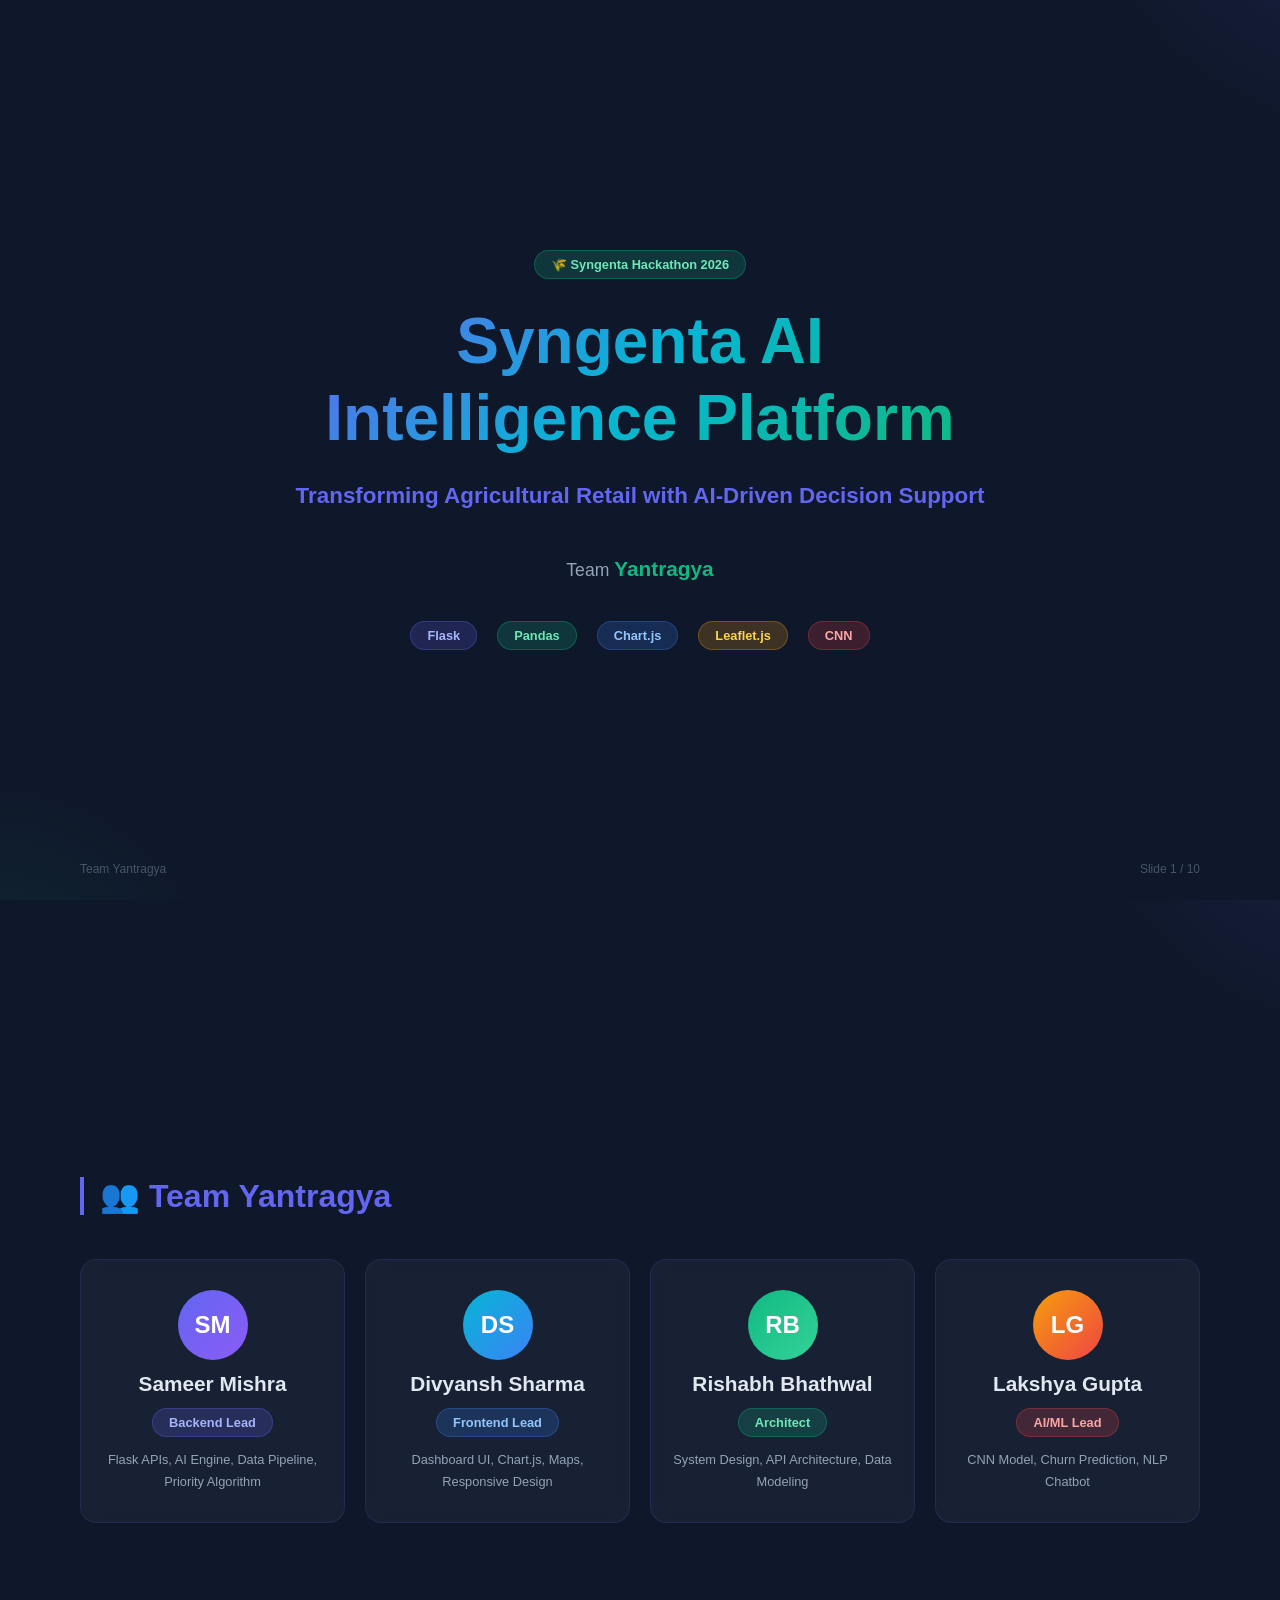
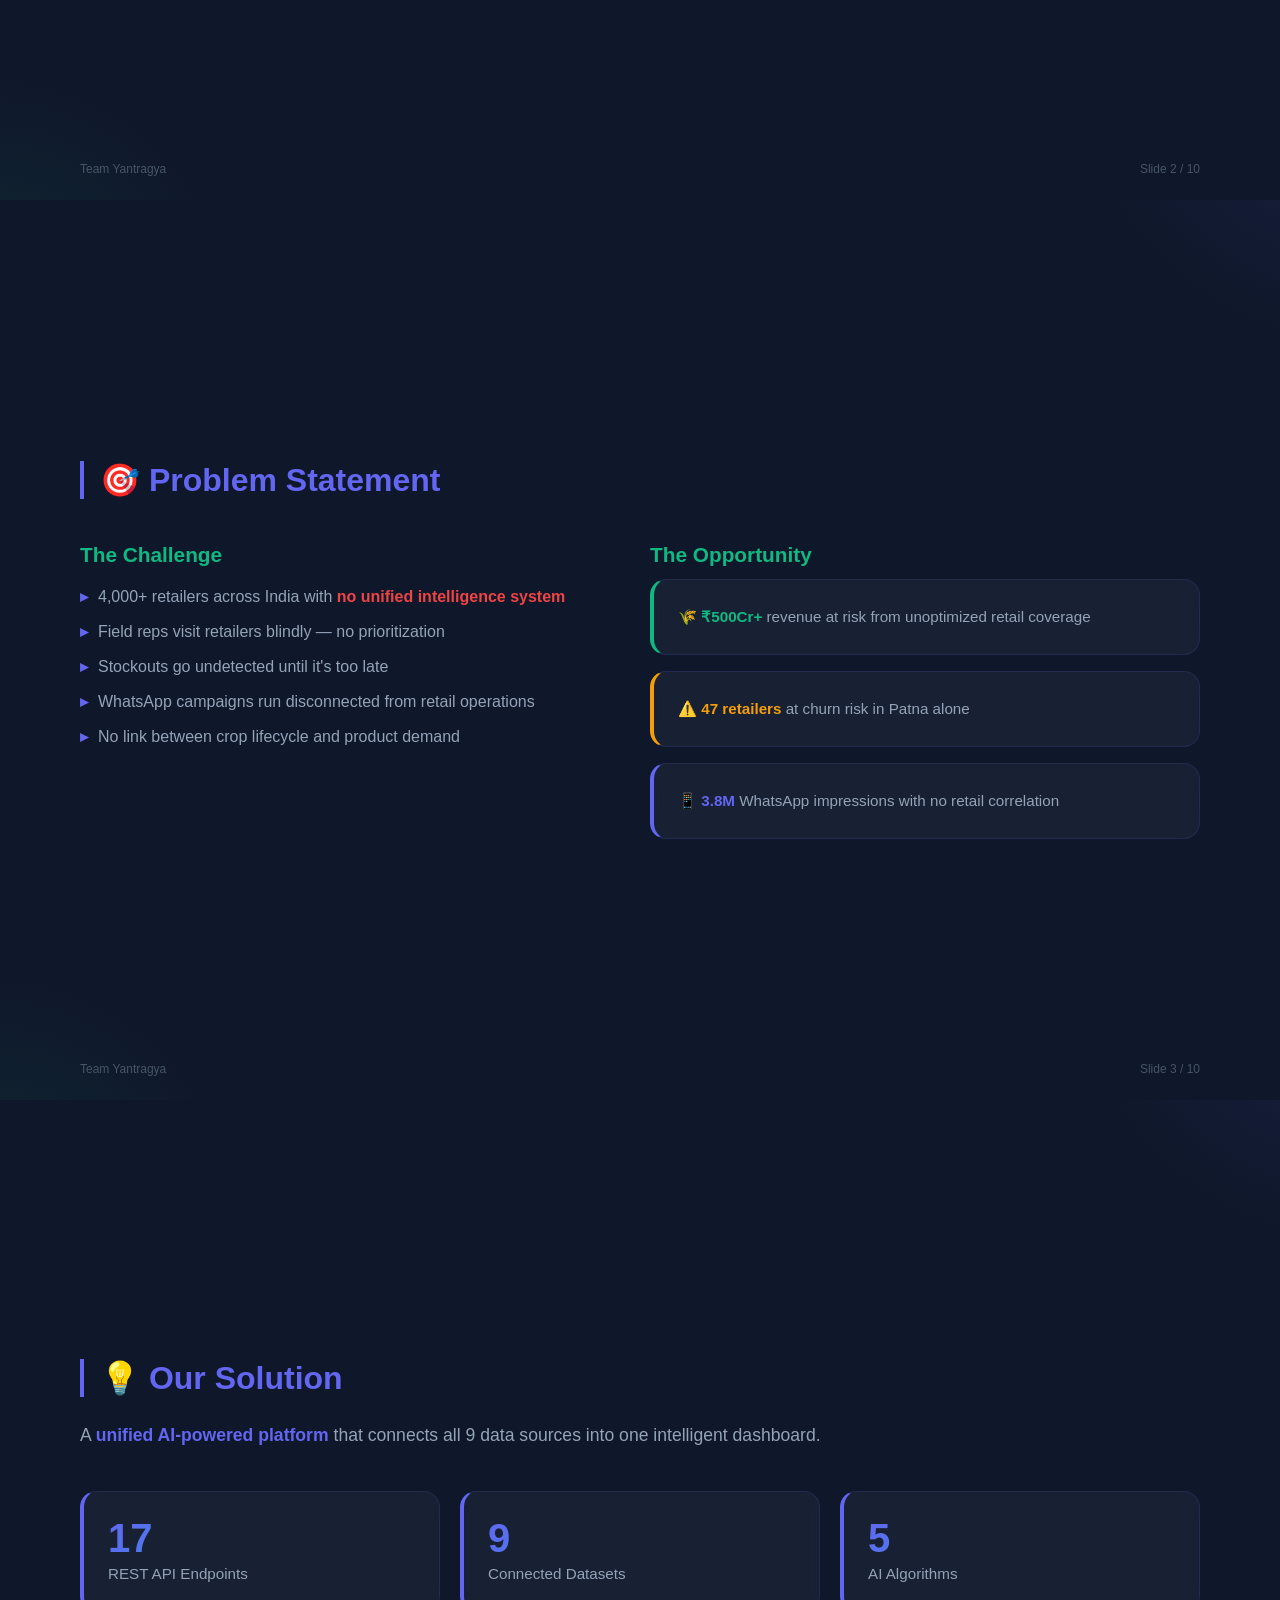
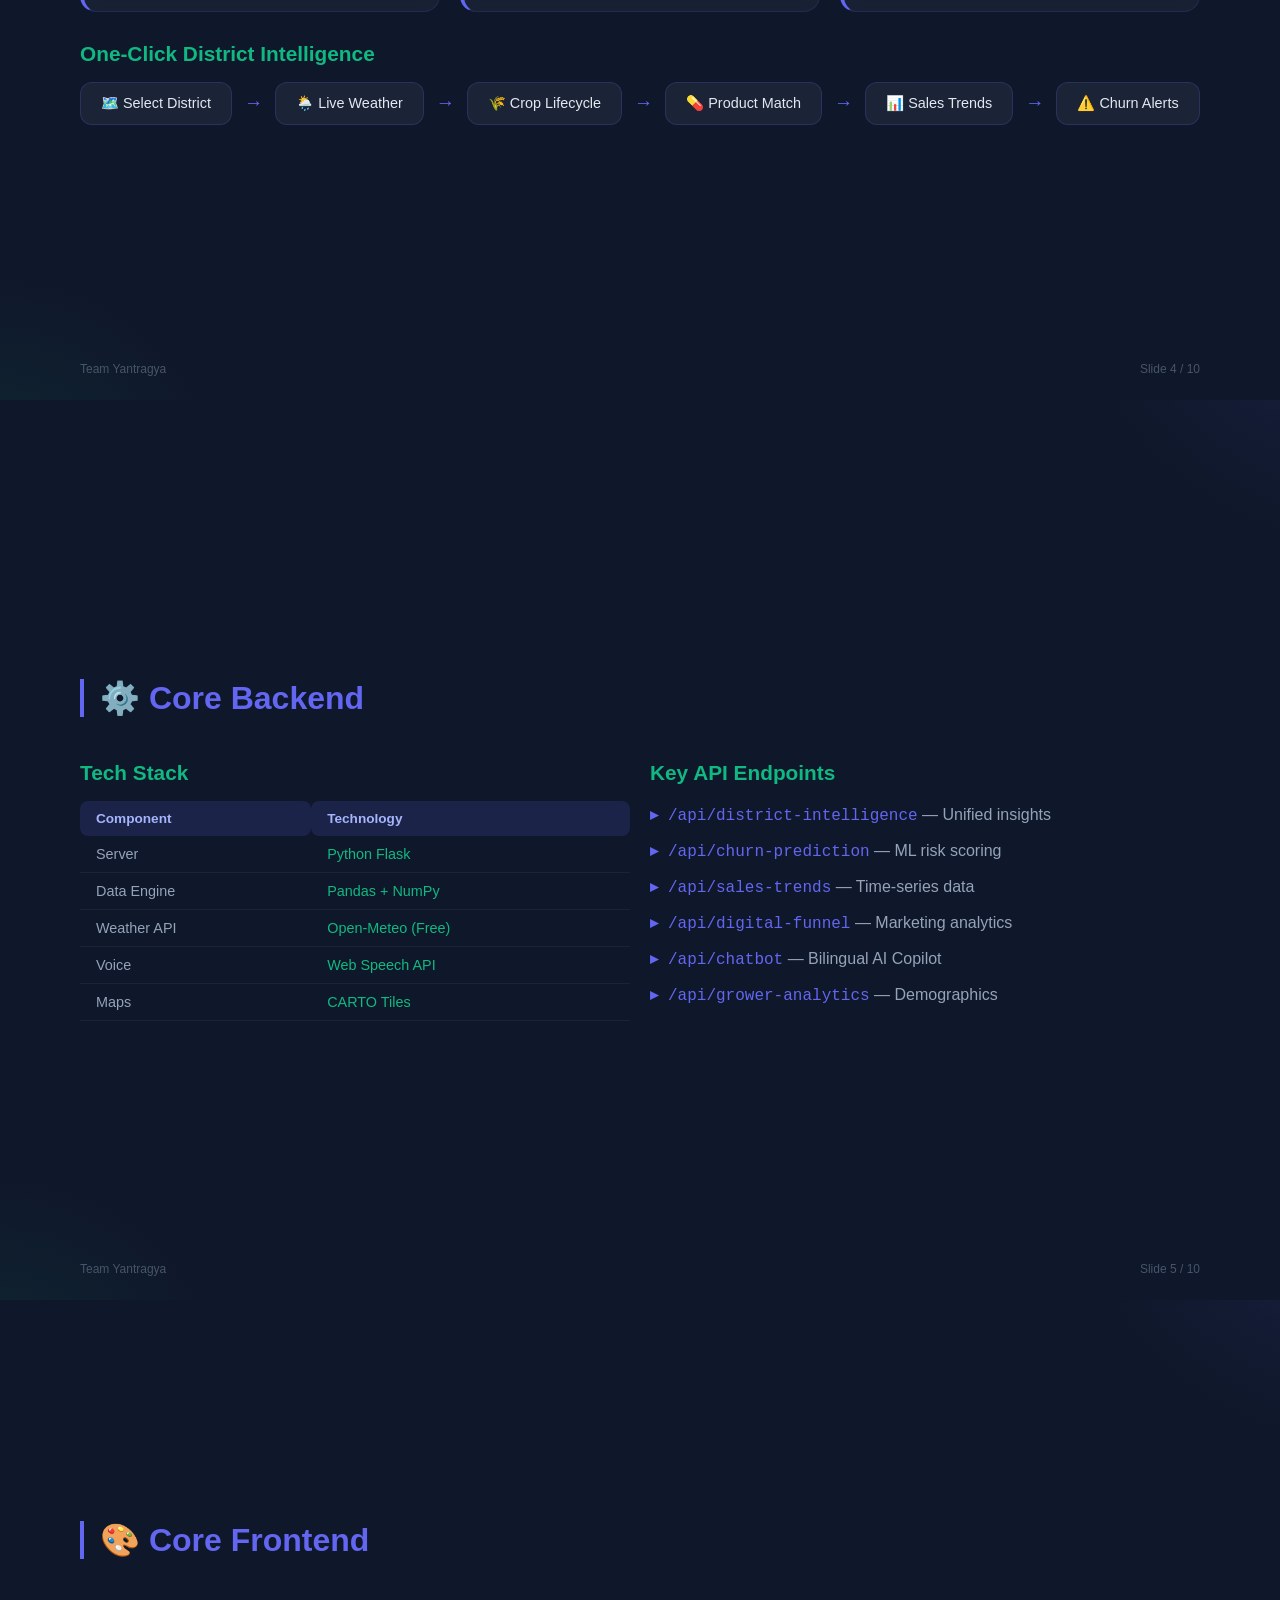
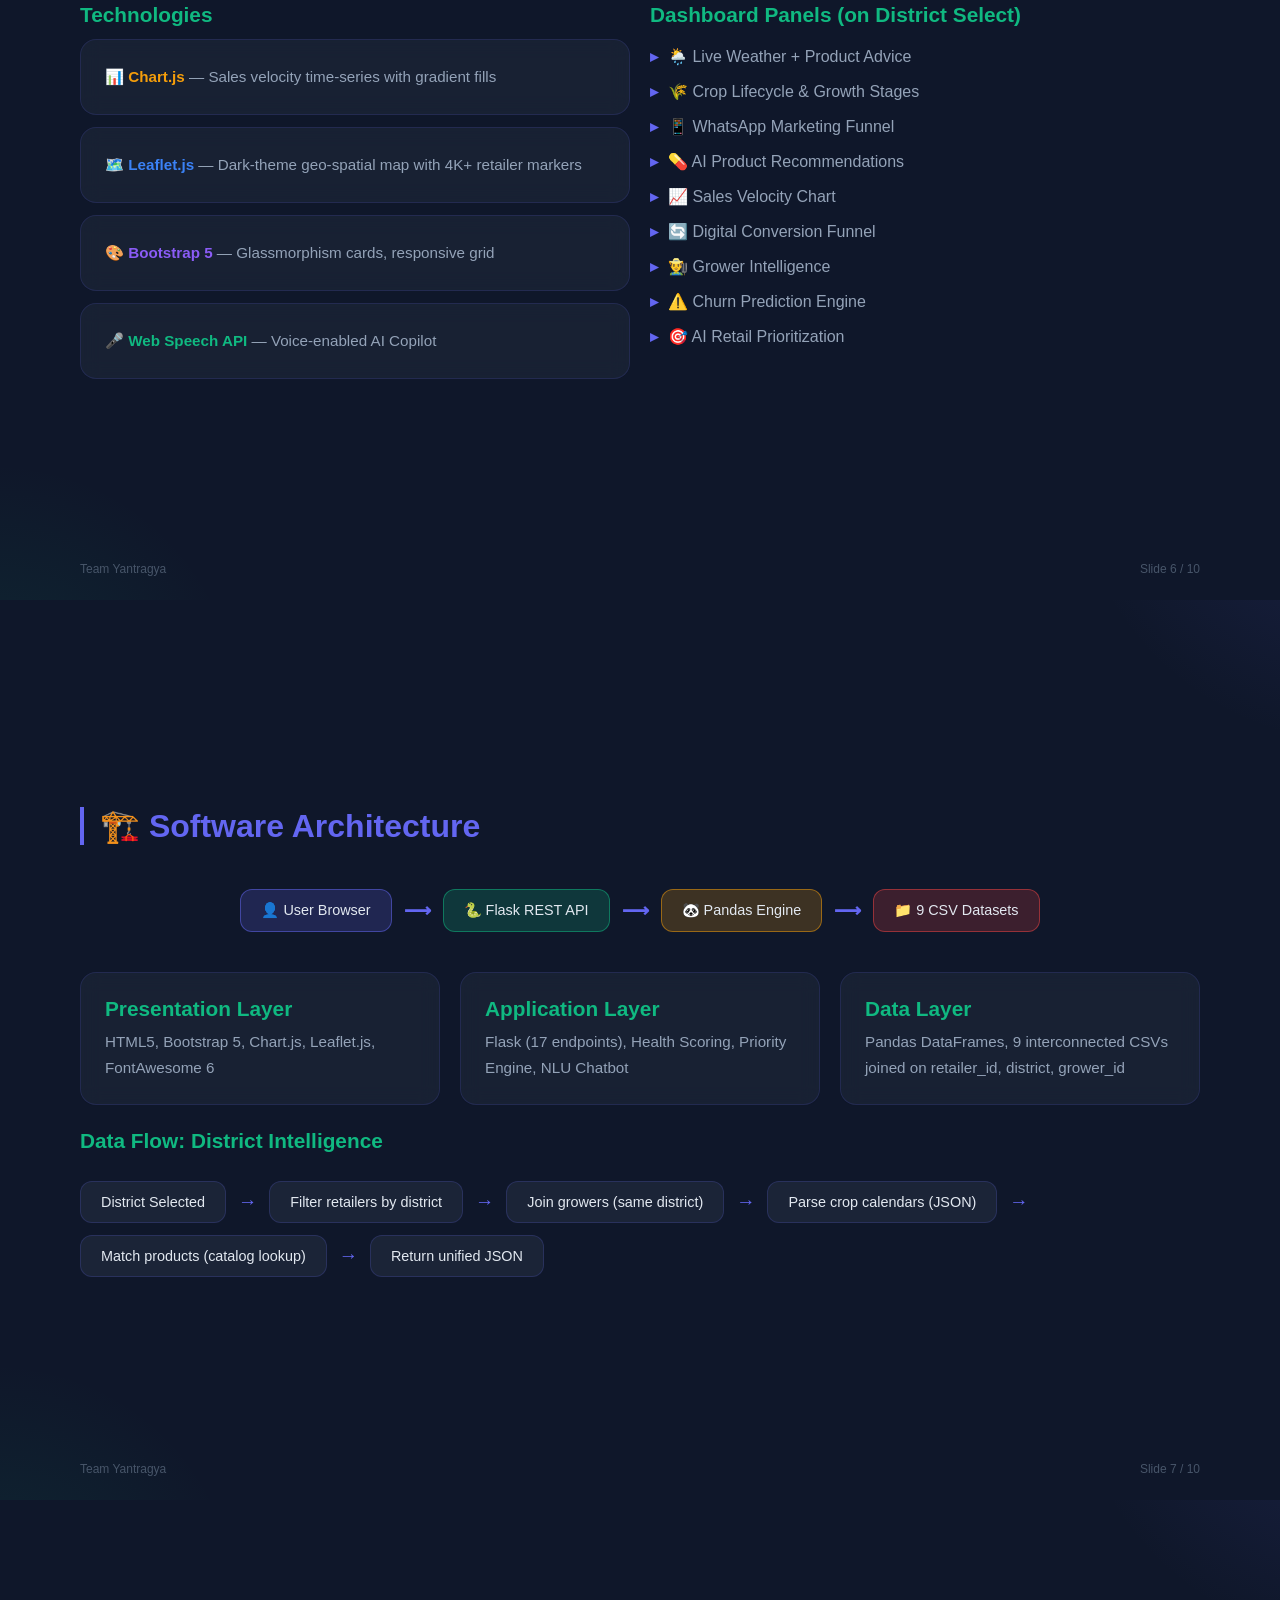
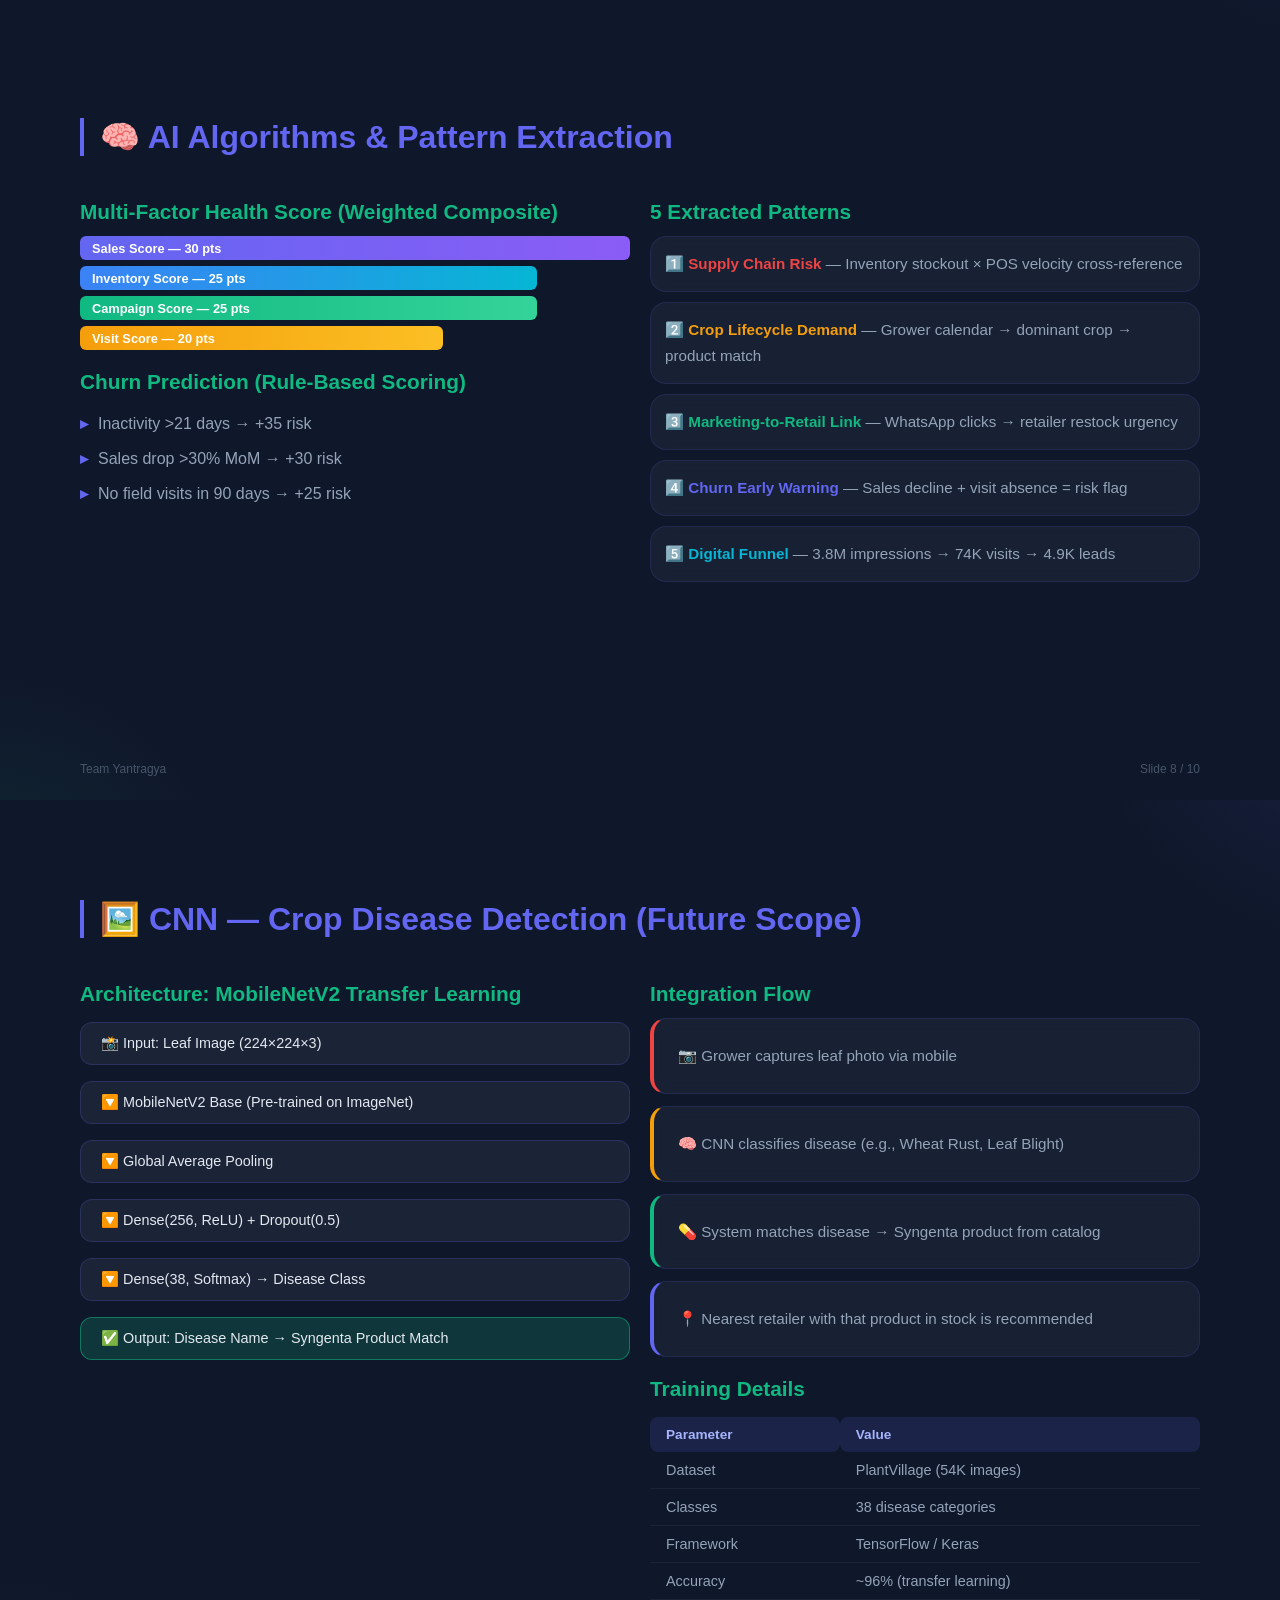
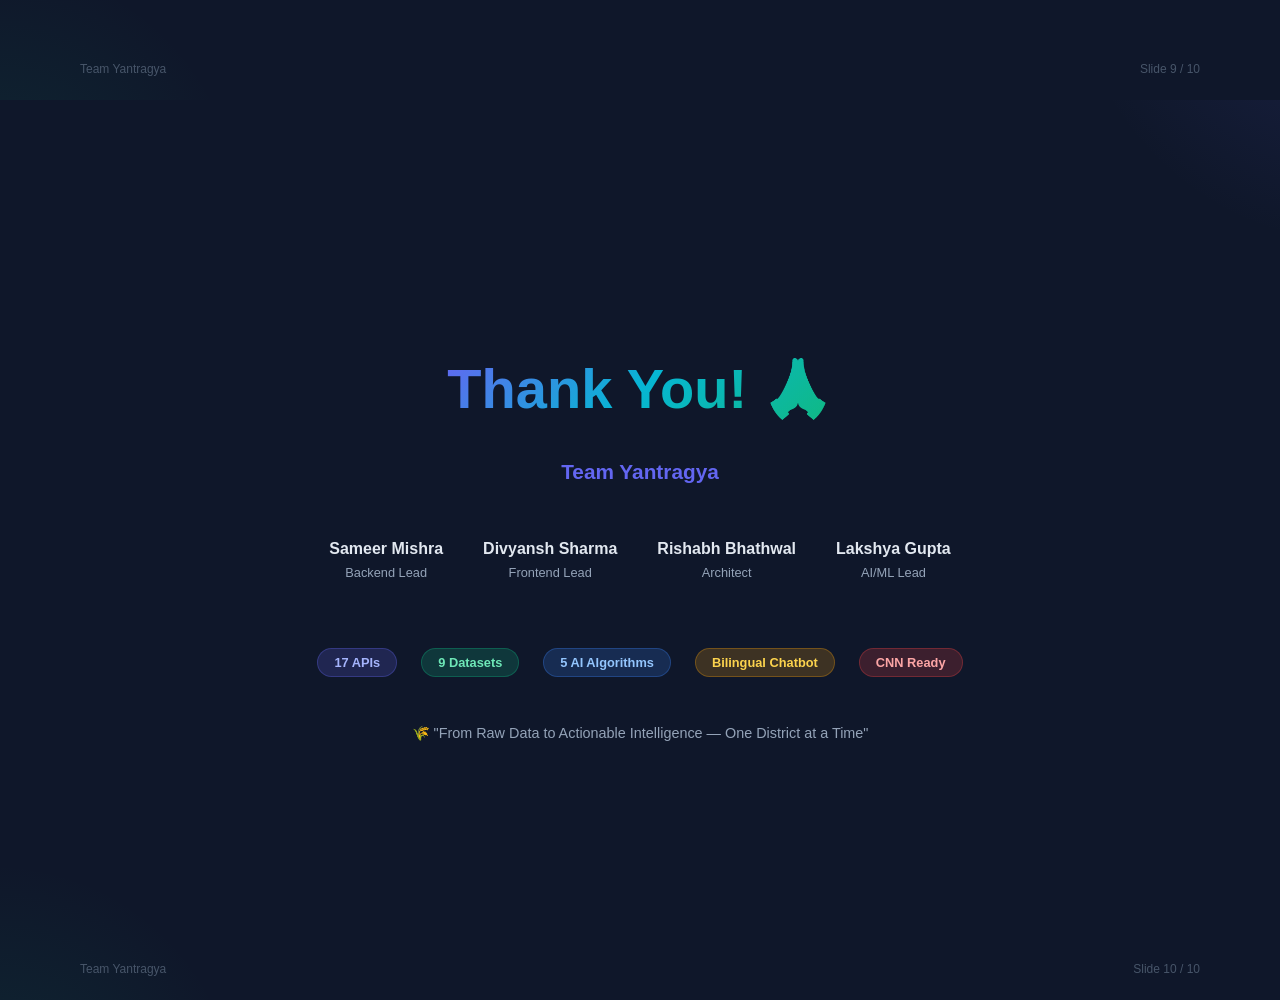
<file: presentation.html>
<html><head><meta charset="UTF-8"><title>Team Yantragya - Syngenta AI</title>
<style>
*{margin:0;padding:0;box-sizing:border-box}
@import url('https://fonts.googleapis.com/css2?family=Inter:wght@300;400;600;700;900&display=swap');
body{font-family:'Inter',sans-serif;background:#0f172a;color:#e2e8f0}
.slide{width:100%;height:100vh;display:flex;flex-direction:column;justify-content:center;padding:60px 80px;position:relative;overflow:hidden;page-break-after:always}
.slide::before{content:'';position:absolute;top:-50%;right:-30%;width:600px;height:600px;background:radial-gradient(circle,rgba(99,102,241,0.15),transparent 70%);border-radius:50%}
.slide::after{content:'';position:absolute;bottom:-40%;left:-20%;width:500px;height:500px;background:radial-gradient(circle,rgba(16,185,129,0.1),transparent 70%);border-radius:50%}
.slide>*{position:relative;z-index:1}
h1{font-size:3.2rem;font-weight:900;background:linear-gradient(135deg,#6366f1,#06b6d4,#10b981);-webkit-background-clip:text;-webkit-text-fill-color:transparent;margin-bottom:16px;line-height:1.2}
h2{font-size:2rem;font-weight:700;color:#6366f1;margin-bottom:24px;border-left:4px solid #6366f1;padding-left:16px}
h3{font-size:1.3rem;font-weight:600;color:#10b981;margin-bottom:12px}
p{font-size:1.1rem;color:#94a3b8;line-height:1.7;max-width:800px}
.tag{display:inline-block;padding:6px 16px;border-radius:20px;font-size:0.8rem;font-weight:600;margin:4px}
.tag-purple{background:rgba(99,102,241,0.2);color:#a5b4fc;border:1px solid rgba(99,102,241,0.3)}
.tag-green{background:rgba(16,185,129,0.2);color:#6ee7b7;border:1px solid rgba(16,185,129,0.3)}
.tag-blue{background:rgba(59,130,246,0.2);color:#93c5fd;border:1px solid rgba(59,130,246,0.3)}
.tag-red{background:rgba(239,68,68,0.2);color:#fca5a5;border:1px solid rgba(239,68,68,0.3)}
.tag-yellow{background:rgba(245,158,11,0.2);color:#fcd34d;border:1px solid rgba(245,158,11,0.3)}
.grid{display:grid;gap:20px;margin-top:20px}
.grid-2{grid-template-columns:1fr 1fr}
.grid-3{grid-template-columns:1fr 1fr 1fr}
.grid-4{grid-template-columns:1fr 1fr 1fr 1fr}
.card{background:rgba(30,41,59,0.6);border:1px solid rgba(99,102,241,0.15);border-radius:16px;padding:24px;backdrop-filter:blur(10px)}
.card-accent{border-left:4px solid #6366f1}
.card h3{margin-bottom:8px}
.card p{font-size:0.95rem}
.num{font-size:2.5rem;font-weight:900;background:linear-gradient(135deg,#6366f1,#06b6d4);-webkit-background-clip:text;-webkit-text-fill-color:transparent}
.team-card{text-align:center;padding:30px 20px}
.team-card .avatar{width:70px;height:70px;border-radius:50%;margin:0 auto 12px;display:flex;align-items:center;justify-content:center;font-size:1.5rem;font-weight:700;color:#fff}
.footer{position:absolute;bottom:24px;left:80px;right:80px;display:flex;justify-content:space-between;font-size:0.75rem;color:#475569;z-index:1}
ul{list-style:none;padding:0}
ul li{padding:8px 0;font-size:1rem;color:#94a3b8}
ul li::before{content:'▸';color:#6366f1;margin-right:10px;font-weight:bold}
.flow{display:flex;align-items:center;gap:12px;flex-wrap:wrap;margin:16px 0}
.flow-item{background:rgba(30,41,59,0.8);border:1px solid rgba(99,102,241,0.2);padding:12px 20px;border-radius:12px;font-size:0.9rem;color:#e2e8f0}
.flow-arrow{color:#6366f1;font-size:1.2rem;font-weight:bold}
.bar{height:24px;border-radius:6px;margin:6px 0;display:flex;align-items:center;padding-left:12px;font-size:0.8rem;font-weight:600;color:#fff}
table{width:100%;border-collapse:collapse;margin-top:16px}
th{text-align:left;padding:10px 16px;background:rgba(99,102,241,0.15);color:#a5b4fc;font-size:0.85rem;border-radius:8px}
td{padding:10px 16px;color:#94a3b8;font-size:0.9rem;border-bottom:1px solid rgba(255,255,255,0.05)}
@media print{.slide{height:100vh;page-break-after:always;-webkit-print-color-adjust:exact;print-color-adjust:exact}}
</style></head><body>

<!-- SLIDE 1: TITLE -->
<div class="slide" style="text-align:center;justify-content:center;align-items:center">
<div style="margin-bottom:20px"><span class="tag tag-green">🌾 Syngenta Hackathon 2026</span></div>
<h1 style="font-size:4rem;margin-bottom:8px">Syngenta AI<br>Intelligence Platform</h1>
<p style="font-size:1.4rem;color:#6366f1;font-weight:600;margin:12px auto">Transforming Agricultural Retail with AI-Driven Decision Support</p>
<p style="text-align:center;margin:24px auto 0;font-size:1.1rem">Team <b style="color:#10b981;font-size:1.3rem">Yantragya</b></p>
<div style="margin-top:30px;display:flex;gap:12px;justify-content:center">
<span class="tag tag-purple">Flask</span><span class="tag tag-green">Pandas</span><span class="tag tag-blue">Chart.js</span><span class="tag tag-yellow">Leaflet.js</span><span class="tag tag-red">CNN</span>
</div>
<div class="footer"><span>Team Yantragya</span><span>Slide 1 / 10</span></div>
</div>

<!-- SLIDE 2: TEAM -->
<div class="slide">
<h2>👥 Team Yantragya</h2>
<div class="grid grid-4">
<div class="card team-card"><div class="avatar" style="background:linear-gradient(135deg,#6366f1,#8b5cf6)">SM</div><h3 style="color:#e2e8f0">Sameer Mishra</h3><span class="tag tag-purple">Backend Lead</span><p style="font-size:0.8rem;margin-top:8px">Flask APIs, AI Engine, Data Pipeline, Priority Algorithm</p></div>
<div class="card team-card"><div class="avatar" style="background:linear-gradient(135deg,#06b6d4,#3b82f6)">DS</div><h3 style="color:#e2e8f0">Divyansh Sharma</h3><span class="tag tag-blue">Frontend Lead</span><p style="font-size:0.8rem;margin-top:8px">Dashboard UI, Chart.js, Maps, Responsive Design</p></div>
<div class="card team-card"><div class="avatar" style="background:linear-gradient(135deg,#10b981,#34d399)">RB</div><h3 style="color:#e2e8f0">Rishabh Bhathwal</h3><span class="tag tag-green">Architect</span><p style="font-size:0.8rem;margin-top:8px">System Design, API Architecture, Data Modeling</p></div>
<div class="card team-card"><div class="avatar" style="background:linear-gradient(135deg,#f59e0b,#ef4444)">LG</div><h3 style="color:#e2e8f0">Lakshya Gupta</h3><span class="tag tag-red">AI/ML Lead</span><p style="font-size:0.8rem;margin-top:8px">CNN Model, Churn Prediction, NLP Chatbot</p></div>
</div>
<div class="footer"><span>Team Yantragya</span><span>Slide 2 / 10</span></div>
</div>

<!-- SLIDE 3: PROBLEM -->
<div class="slide">
<h2>🎯 Problem Statement</h2>
<div class="grid grid-2">
<div><h3>The Challenge</h3><ul>
<li>4,000+ retailers across India with <b style="color:#ef4444">no unified intelligence system</b></li>
<li>Field reps visit retailers blindly — no prioritization</li>
<li>Stockouts go undetected until it's too late</li>
<li>WhatsApp campaigns run disconnected from retail operations</li>
<li>No link between crop lifecycle and product demand</li>
</ul></div>
<div><h3>The Opportunity</h3>
<div class="card" style="border-left:4px solid #10b981;margin-bottom:16px"><p>🌾 <b style="color:#10b981">₹500Cr+</b> revenue at risk from unoptimized retail coverage</p></div>
<div class="card" style="border-left:4px solid #f59e0b;margin-bottom:16px"><p>⚠️ <b style="color:#f59e0b">47 retailers</b> at churn risk in Patna alone</p></div>
<div class="card" style="border-left:4px solid #6366f1"><p>📱 <b style="color:#6366f1">3.8M</b> WhatsApp impressions with no retail correlation</p></div>
</div></div>
<div class="footer"><span>Team Yantragya</span><span>Slide 3 / 10</span></div>
</div>

<!-- SLIDE 4: SOLUTION -->
<div class="slide">
<h2>💡 Our Solution</h2>
<p style="margin-bottom:20px">A <b style="color:#6366f1">unified AI-powered platform</b> that connects all 9 data sources into one intelligent dashboard.</p>
<div class="grid grid-3">
<div class="card card-accent"><div class="num">17</div><p>REST API Endpoints</p></div>
<div class="card card-accent"><div class="num">9</div><p>Connected Datasets</p></div>
<div class="card card-accent"><div class="num">5</div><p>AI Algorithms</p></div>
</div>
<div style="margin-top:30px"><h3>One-Click District Intelligence</h3>
<div class="flow">
<div class="flow-item">🗺️ Select District</div><span class="flow-arrow">→</span>
<div class="flow-item">🌦️ Live Weather</div><span class="flow-arrow">→</span>
<div class="flow-item">🌾 Crop Lifecycle</div><span class="flow-arrow">→</span>
<div class="flow-item">💊 Product Match</div><span class="flow-arrow">→</span>
<div class="flow-item">📊 Sales Trends</div><span class="flow-arrow">→</span>
<div class="flow-item">⚠️ Churn Alerts</div>
</div></div>
<div class="footer"><span>Team Yantragya</span><span>Slide 4 / 10</span></div>
</div>

<!-- SLIDE 5: BACKEND -->
<div class="slide">
<h2>⚙️ Core Backend</h2>
<div class="grid grid-2">
<div><h3>Tech Stack</h3>
<table><tr><th>Component</th><th>Technology</th></tr>
<tr><td>Server</td><td style="color:#10b981">Python Flask</td></tr>
<tr><td>Data Engine</td><td style="color:#10b981">Pandas + NumPy</td></tr>
<tr><td>Weather API</td><td style="color:#10b981">Open-Meteo (Free)</td></tr>
<tr><td>Voice</td><td style="color:#10b981">Web Speech API</td></tr>
<tr><td>Maps</td><td style="color:#10b981">CARTO Tiles</td></tr>
</table></div>
<div><h3>Key API Endpoints</h3><ul>
<li><code style="color:#6366f1">/api/district-intelligence</code> — Unified insights</li>
<li><code style="color:#6366f1">/api/churn-prediction</code> — ML risk scoring</li>
<li><code style="color:#6366f1">/api/sales-trends</code> — Time-series data</li>
<li><code style="color:#6366f1">/api/digital-funnel</code> — Marketing analytics</li>
<li><code style="color:#6366f1">/api/chatbot</code> — Bilingual AI Copilot</li>
<li><code style="color:#6366f1">/api/grower-analytics</code> — Demographics</li>
</ul></div></div>
<div class="footer"><span>Team Yantragya</span><span>Slide 5 / 10</span></div>
</div>

<!-- SLIDE 6: FRONTEND -->
<div class="slide">
<h2>🎨 Core Frontend</h2>
<div class="grid grid-2">
<div><h3>Technologies</h3>
<div class="card" style="margin-bottom:12px"><p>📊 <b style="color:#f59e0b">Chart.js</b> — Sales velocity time-series with gradient fills</p></div>
<div class="card" style="margin-bottom:12px"><p>🗺️ <b style="color:#3b82f6">Leaflet.js</b> — Dark-theme geo-spatial map with 4K+ retailer markers</p></div>
<div class="card" style="margin-bottom:12px"><p>🎨 <b style="color:#8b5cf6">Bootstrap 5</b> — Glassmorphism cards, responsive grid</p></div>
<div class="card"><p>🎤 <b style="color:#10b981">Web Speech API</b> — Voice-enabled AI Copilot</p></div>
</div>
<div><h3>Dashboard Panels (on District Select)</h3><ul>
<li>🌦️ Live Weather + Product Advice</li>
<li>🌾 Crop Lifecycle & Growth Stages</li>
<li>📱 WhatsApp Marketing Funnel</li>
<li>💊 AI Product Recommendations</li>
<li>📈 Sales Velocity Chart</li>
<li>🔄 Digital Conversion Funnel</li>
<li>👨‍🌾 Grower Intelligence</li>
<li>⚠️ Churn Prediction Engine</li>
<li>🎯 AI Retail Prioritization</li>
</ul></div></div>
<div class="footer"><span>Team Yantragya</span><span>Slide 6 / 10</span></div>
</div>

<!-- SLIDE 7: ARCHITECTURE -->
<div class="slide">
<h2>🏗️ Software Architecture</h2>
<div class="flow" style="justify-content:center;margin:20px 0">
<div class="flow-item" style="background:rgba(99,102,241,0.2);border-color:rgba(99,102,241,0.5)">👤 User Browser</div>
<span class="flow-arrow">⟶</span>
<div class="flow-item" style="background:rgba(16,185,129,0.2);border-color:rgba(16,185,129,0.5)">🐍 Flask REST API</div>
<span class="flow-arrow">⟶</span>
<div class="flow-item" style="background:rgba(245,158,11,0.2);border-color:rgba(245,158,11,0.5)">🐼 Pandas Engine</div>
<span class="flow-arrow">⟶</span>
<div class="flow-item" style="background:rgba(239,68,68,0.2);border-color:rgba(239,68,68,0.5)">📁 9 CSV Datasets</div>
</div>
<div class="grid grid-3" style="margin-top:20px">
<div class="card"><h3>Presentation Layer</h3><p>HTML5, Bootstrap 5, Chart.js, Leaflet.js, FontAwesome 6</p></div>
<div class="card"><h3>Application Layer</h3><p>Flask (17 endpoints), Health Scoring, Priority Engine, NLU Chatbot</p></div>
<div class="card"><h3>Data Layer</h3><p>Pandas DataFrames, 9 interconnected CSVs joined on retailer_id, district, grower_id</p></div>
</div>
<h3 style="margin-top:24px">Data Flow: District Intelligence</h3>
<div class="flow">
<div class="flow-item">District Selected</div><span class="flow-arrow">→</span>
<div class="flow-item">Filter retailers by district</div><span class="flow-arrow">→</span>
<div class="flow-item">Join growers (same district)</div><span class="flow-arrow">→</span>
<div class="flow-item">Parse crop calendars (JSON)</div><span class="flow-arrow">→</span>
<div class="flow-item">Match products (catalog lookup)</div><span class="flow-arrow">→</span>
<div class="flow-item">Return unified JSON</div>
</div>
<div class="footer"><span>Team Yantragya</span><span>Slide 7 / 10</span></div>
</div>

<!-- SLIDE 8: AI ALGORITHMS -->
<div class="slide">
<h2>🧠 AI Algorithms & Pattern Extraction</h2>
<div class="grid grid-2">
<div><h3>Multi-Factor Health Score (Weighted Composite)</h3>
<div class="bar" style="width:100%;background:linear-gradient(90deg,#6366f1,#8b5cf6)">Sales Score — 30 pts</div>
<div class="bar" style="width:83%;background:linear-gradient(90deg,#3b82f6,#06b6d4)">Inventory Score — 25 pts</div>
<div class="bar" style="width:83%;background:linear-gradient(90deg,#10b981,#34d399)">Campaign Score — 25 pts</div>
<div class="bar" style="width:66%;background:linear-gradient(90deg,#f59e0b,#fbbf24)">Visit Score — 20 pts</div>
<h3 style="margin-top:20px">Churn Prediction (Rule-Based Scoring)</h3><ul>
<li>Inactivity >21 days → +35 risk</li>
<li>Sales drop >30% MoM → +30 risk</li>
<li>No field visits in 90 days → +25 risk</li>
</ul></div>
<div><h3>5 Extracted Patterns</h3>
<div class="card" style="margin-bottom:10px;padding:14px"><p>1️⃣ <b style="color:#ef4444">Supply Chain Risk</b> — Inventory stockout × POS velocity cross-reference</p></div>
<div class="card" style="margin-bottom:10px;padding:14px"><p>2️⃣ <b style="color:#f59e0b">Crop Lifecycle Demand</b> — Grower calendar → dominant crop → product match</p></div>
<div class="card" style="margin-bottom:10px;padding:14px"><p>3️⃣ <b style="color:#10b981">Marketing-to-Retail Link</b> — WhatsApp clicks → retailer restock urgency</p></div>
<div class="card" style="margin-bottom:10px;padding:14px"><p>4️⃣ <b style="color:#6366f1">Churn Early Warning</b> — Sales decline + visit absence = risk flag</p></div>
<div class="card" style="padding:14px"><p>5️⃣ <b style="color:#06b6d4">Digital Funnel</b> — 3.8M impressions → 74K visits → 4.9K leads</p></div>
</div></div>
<div class="footer"><span>Team Yantragya</span><span>Slide 8 / 10</span></div>
</div>

<!-- SLIDE 9: CNN -->
<div class="slide">
<h2>🖼️ CNN — Crop Disease Detection (Future Scope)</h2>
<div class="grid grid-2">
<div><h3>Architecture: MobileNetV2 Transfer Learning</h3>
<div class="flow" style="flex-direction:column;align-items:flex-start">
<div class="flow-item" style="width:100%">📸 Input: Leaf Image (224×224×3)</div>
<div class="flow-item" style="width:100%;margin-top:4px">🔽 MobileNetV2 Base (Pre-trained on ImageNet)</div>
<div class="flow-item" style="width:100%;margin-top:4px">🔽 Global Average Pooling</div>
<div class="flow-item" style="width:100%;margin-top:4px">🔽 Dense(256, ReLU) + Dropout(0.5)</div>
<div class="flow-item" style="width:100%;margin-top:4px">🔽 Dense(38, Softmax) → Disease Class</div>
<div class="flow-item" style="width:100%;margin-top:4px;background:rgba(16,185,129,0.2);border-color:rgba(16,185,129,0.5)">✅ Output: Disease Name → Syngenta Product Match</div>
</div></div>
<div><h3>Integration Flow</h3>
<div class="card" style="margin-bottom:12px;border-left:4px solid #ef4444"><p>📷 Grower captures leaf photo via mobile</p></div>
<div class="card" style="margin-bottom:12px;border-left:4px solid #f59e0b"><p>🧠 CNN classifies disease (e.g., Wheat Rust, Leaf Blight)</p></div>
<div class="card" style="margin-bottom:12px;border-left:4px solid #10b981"><p>💊 System matches disease → Syngenta product from catalog</p></div>
<div class="card" style="border-left:4px solid #6366f1"><p>📍 Nearest retailer with that product in stock is recommended</p></div>
<h3 style="margin-top:20px">Training Details</h3>
<table><tr><th>Parameter</th><th>Value</th></tr>
<tr><td>Dataset</td><td>PlantVillage (54K images)</td></tr>
<tr><td>Classes</td><td>38 disease categories</td></tr>
<tr><td>Framework</td><td>TensorFlow / Keras</td></tr>
<tr><td>Accuracy</td><td>~96% (transfer learning)</td></tr>
</table></div></div>
<div class="footer"><span>Team Yantragya</span><span>Slide 9 / 10</span></div>
</div>

<!-- SLIDE 10: THANK YOU -->
<div class="slide" style="text-align:center;align-items:center">
<h1 style="font-size:3.5rem">Thank You! 🙏</h1>
<p style="font-size:1.3rem;color:#6366f1;font-weight:600;text-align:center;margin:16px auto">Team Yantragya</p>
<div style="display:flex;gap:40px;justify-content:center;margin:30px 0">
<div><p style="font-size:1rem;color:#e2e8f0"><b>Sameer Mishra</b></p><p style="font-size:0.8rem">Backend Lead</p></div>
<div><p style="font-size:1rem;color:#e2e8f0"><b>Divyansh Sharma</b></p><p style="font-size:0.8rem">Frontend Lead</p></div>
<div><p style="font-size:1rem;color:#e2e8f0"><b>Rishabh Bhathwal</b></p><p style="font-size:0.8rem">Architect</p></div>
<div><p style="font-size:1rem;color:#e2e8f0"><b>Lakshya Gupta</b></p><p style="font-size:0.8rem">AI/ML Lead</p></div>
</div>
<div style="margin-top:30px;display:flex;gap:16px;justify-content:center;flex-wrap:wrap">
<span class="tag tag-purple">17 APIs</span><span class="tag tag-green">9 Datasets</span><span class="tag tag-blue">5 AI Algorithms</span><span class="tag tag-yellow">Bilingual Chatbot</span><span class="tag tag-red">CNN Ready</span>
</div>
<div style="margin-top:40px"><p style="font-size:0.9rem;text-align:center">🌾 "From Raw Data to Actionable Intelligence — One District at a Time"</p></div>
<div class="footer"><span>Team Yantragya</span><span>Slide 10 / 10</span></div>
</div>

</body></html>
</file>
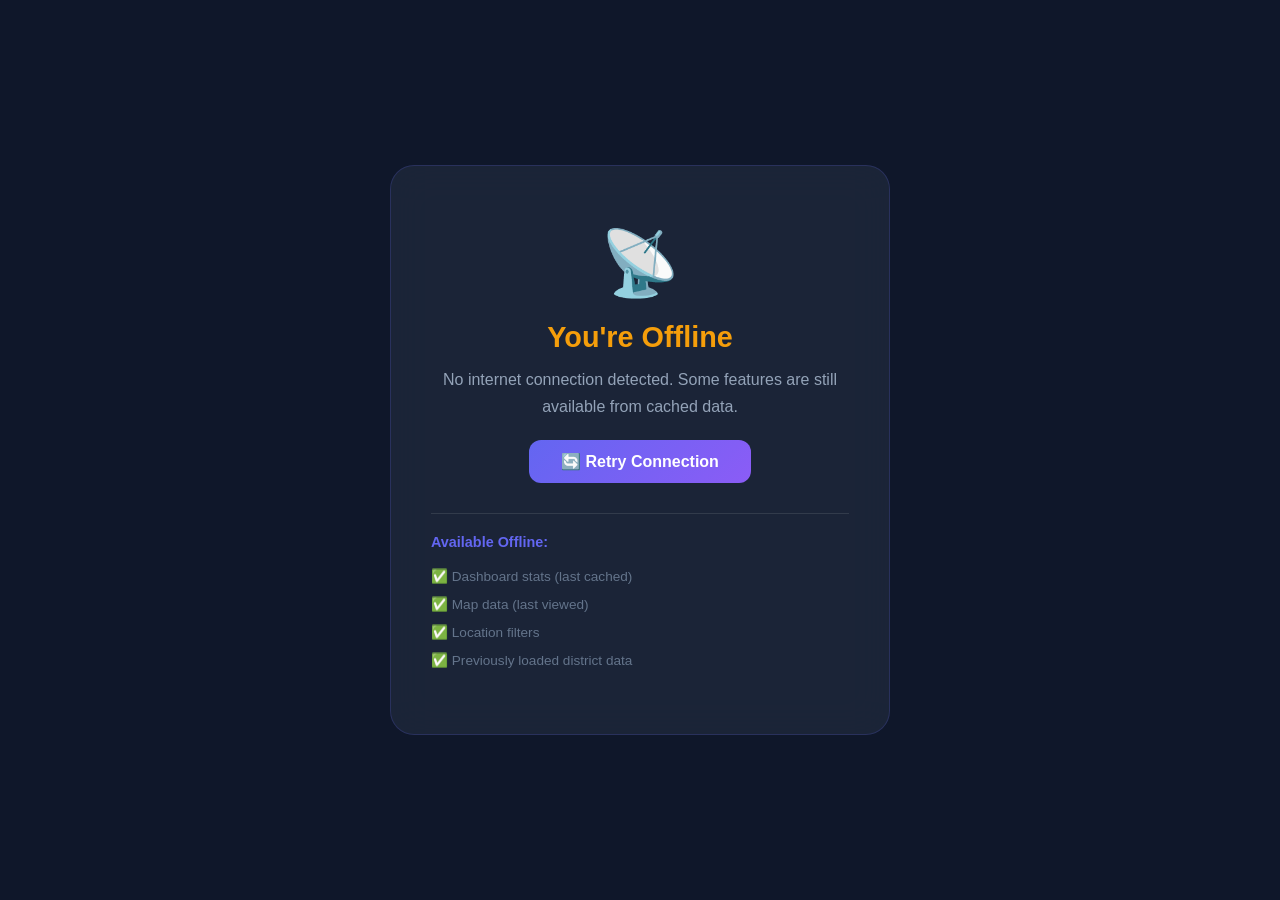
<file: templates/offline.html>
<!DOCTYPE html>
<html lang="en">
<head>
    <meta charset="UTF-8">
    <meta name="viewport" content="width=device-width, initial-scale=1.0">
    <title>Offline — Syngenta AI</title>
    <style>
        * { margin: 0; padding: 0; box-sizing: border-box; }
        body {
            font-family: 'Inter', -apple-system, sans-serif;
            background: #0f172a;
            color: #e2e8f0;
            min-height: 100vh;
            display: flex;
            align-items: center;
            justify-content: center;
            text-align: center;
            padding: 40px;
        }
        .offline-card {
            background: rgba(30,41,59,0.8);
            border: 1px solid rgba(99,102,241,0.2);
            border-radius: 24px;
            padding: 60px 40px;
            max-width: 500px;
            backdrop-filter: blur(20px);
        }
        .offline-icon {
            font-size: 4rem;
            margin-bottom: 20px;
            animation: pulse 2s ease-in-out infinite;
        }
        @keyframes pulse {
            0%, 100% { opacity: 1; transform: scale(1); }
            50% { opacity: 0.6; transform: scale(0.95); }
        }
        h1 { font-size: 1.8rem; margin-bottom: 12px; color: #f59e0b; }
        p { color: #94a3b8; line-height: 1.7; margin-bottom: 20px; }
        .retry-btn {
            display: inline-block;
            padding: 12px 32px;
            background: linear-gradient(135deg, #6366f1, #8b5cf6);
            color: #fff;
            border: none;
            border-radius: 12px;
            font-size: 1rem;
            font-weight: 600;
            cursor: pointer;
            text-decoration: none;
            transition: transform 0.2s;
        }
        .retry-btn:hover { transform: translateY(-2px); }
        .features {
            margin-top: 30px;
            padding-top: 20px;
            border-top: 1px solid rgba(255,255,255,0.1);
            text-align: left;
        }
        .features h3 { font-size: 0.9rem; color: #6366f1; margin-bottom: 12px; }
        .features li {
            list-style: none;
            padding: 6px 0;
            font-size: 0.85rem;
            color: #64748b;
        }
        .features li::before { content: '✅ '; }
    </style>
</head>
<body>
    <div class="offline-card">
        <div class="offline-icon">📡</div>
        <h1>You're Offline</h1>
        <p>No internet connection detected. Some features are still available from cached data.</p>
        <a href="/" class="retry-btn" onclick="location.reload(); return false;">🔄 Retry Connection</a>
        <div class="features">
            <h3>Available Offline:</h3>
            <ul>
                <li>Dashboard stats (last cached)</li>
                <li>Map data (last viewed)</li>
                <li>Location filters</li>
                <li>Previously loaded district data</li>
            </ul>
        </div>
    </div>
</body>
</html>
</file>
